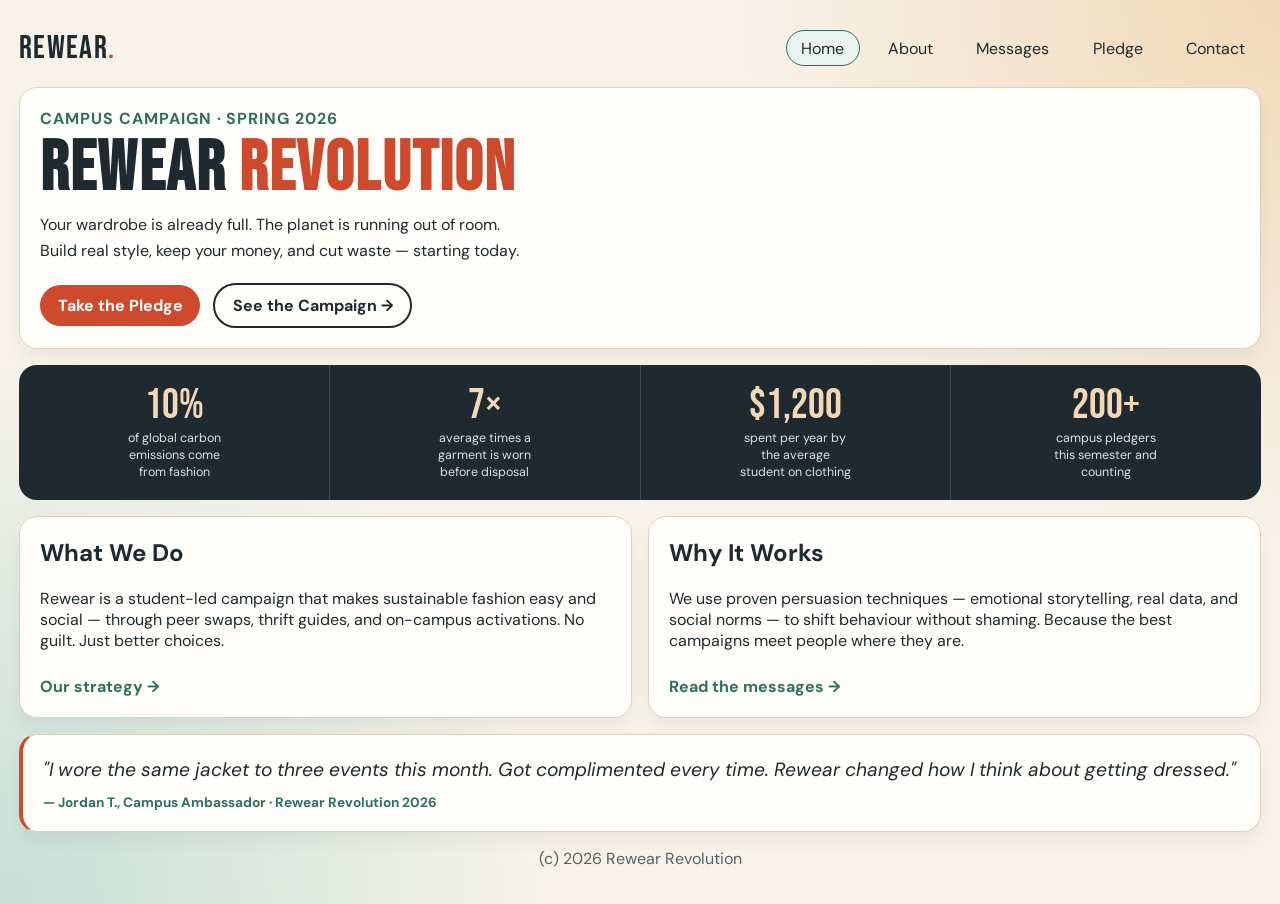
<file: index.html>
<!DOCTYPE html>
<html lang="en">
<head>
  <meta charset="UTF-8" />
  <meta name="viewport" content="width=device-width, initial-scale=1.0" />
  <title>Rewear | Home</title>
  <link rel="preconnect" href="https://fonts.googleapis.com">
  <link rel="preconnect" href="https://fonts.gstatic.com" crossorigin>
  <link href="https://fonts.googleapis.com/css2?family=Bebas+Neue&family=DM+Sans:wght@400;500;700&display=swap" rel="stylesheet">
  <link rel="stylesheet" href="styles.css" />
</head>
<body>
  <div class="page-shell">
    <nav>
      <a class="logo" href="index.html">Rewear<span>.</span></a>
      <div class="links">
        <a class="active" href="index.html">Home</a>
        <a href="about.html">About</a>
        <a href="messages.html">Messages</a>
        <a href="pledge.html">Pledge</a>
        <a href="contact.html">Contact</a>
      </div>
    </nav>

    <header class="hero">
      <p class="eyebrow">Campus Campaign · Spring 2026</p>
      <h1>REWEAR <span>REVOLUTION</span></h1>
      <p class="hero-sub">Your wardrobe is already full. The planet is running out of room. <br>Build real style, keep your money, and cut waste — starting today.</p>
      <div class="hero-actions">
        <a class="cta" href="pledge.html">Take the Pledge</a>
        <a class="cta-ghost" href="messages.html">See the Campaign →</a>
      </div>
    </header>

    <!-- Impact Stats Bar -->
    <section class="stats-bar">
      <div class="stat">
        <span class="stat-num">10%</span>
        <span class="stat-label">of global carbon emissions come from fashion</span>
      </div>
      <div class="stat-divider"></div>
      <div class="stat">
        <span class="stat-num">7×</span>
        <span class="stat-label">average times a garment is worn before disposal</span>
      </div>
      <div class="stat-divider"></div>
      <div class="stat">
        <span class="stat-num">$1,200</span>
        <span class="stat-label">spent per year by the average student on clothing</span>
      </div>
      <div class="stat-divider"></div>
      <div class="stat">
        <span class="stat-num">200+</span>
        <span class="stat-label">campus pledgers this semester and counting</span>
      </div>
    </section>

    <section class="grid two-col">
      <article class="panel">
        <h2>What We Do</h2>
        <p>Rewear is a student-led campaign that makes sustainable fashion easy and social — through peer swaps, thrift guides, and on-campus activations. No guilt. Just better choices.</p>
        <a class="cta-link" href="about.html">Our strategy →</a>
      </article>
      <article class="panel">
        <h2>Why It Works</h2>
        <p>We use proven persuasion techniques — emotional storytelling, real data, and social norms — to shift behaviour without shaming. Because the best campaigns meet people where they are.</p>
        <a class="cta-link" href="messages.html">Read the messages →</a>
      </article>
    </section>

    <!-- Testimonial / Social Proof -->
    <section class="panel quote-panel">
      <p class="quote-text">"I wore the same jacket to three events this month. Got complimented every time. Rewear changed how I think about getting dressed."</p>
      <p class="quote-attr">— Jordan T., Campus Ambassador · Rewear Revolution 2026</p>
    </section>

    <footer>(c) 2026 Rewear Revolution</footer>
  </div>
  <script src="script.js"></script>
</body>
</html>
</file>
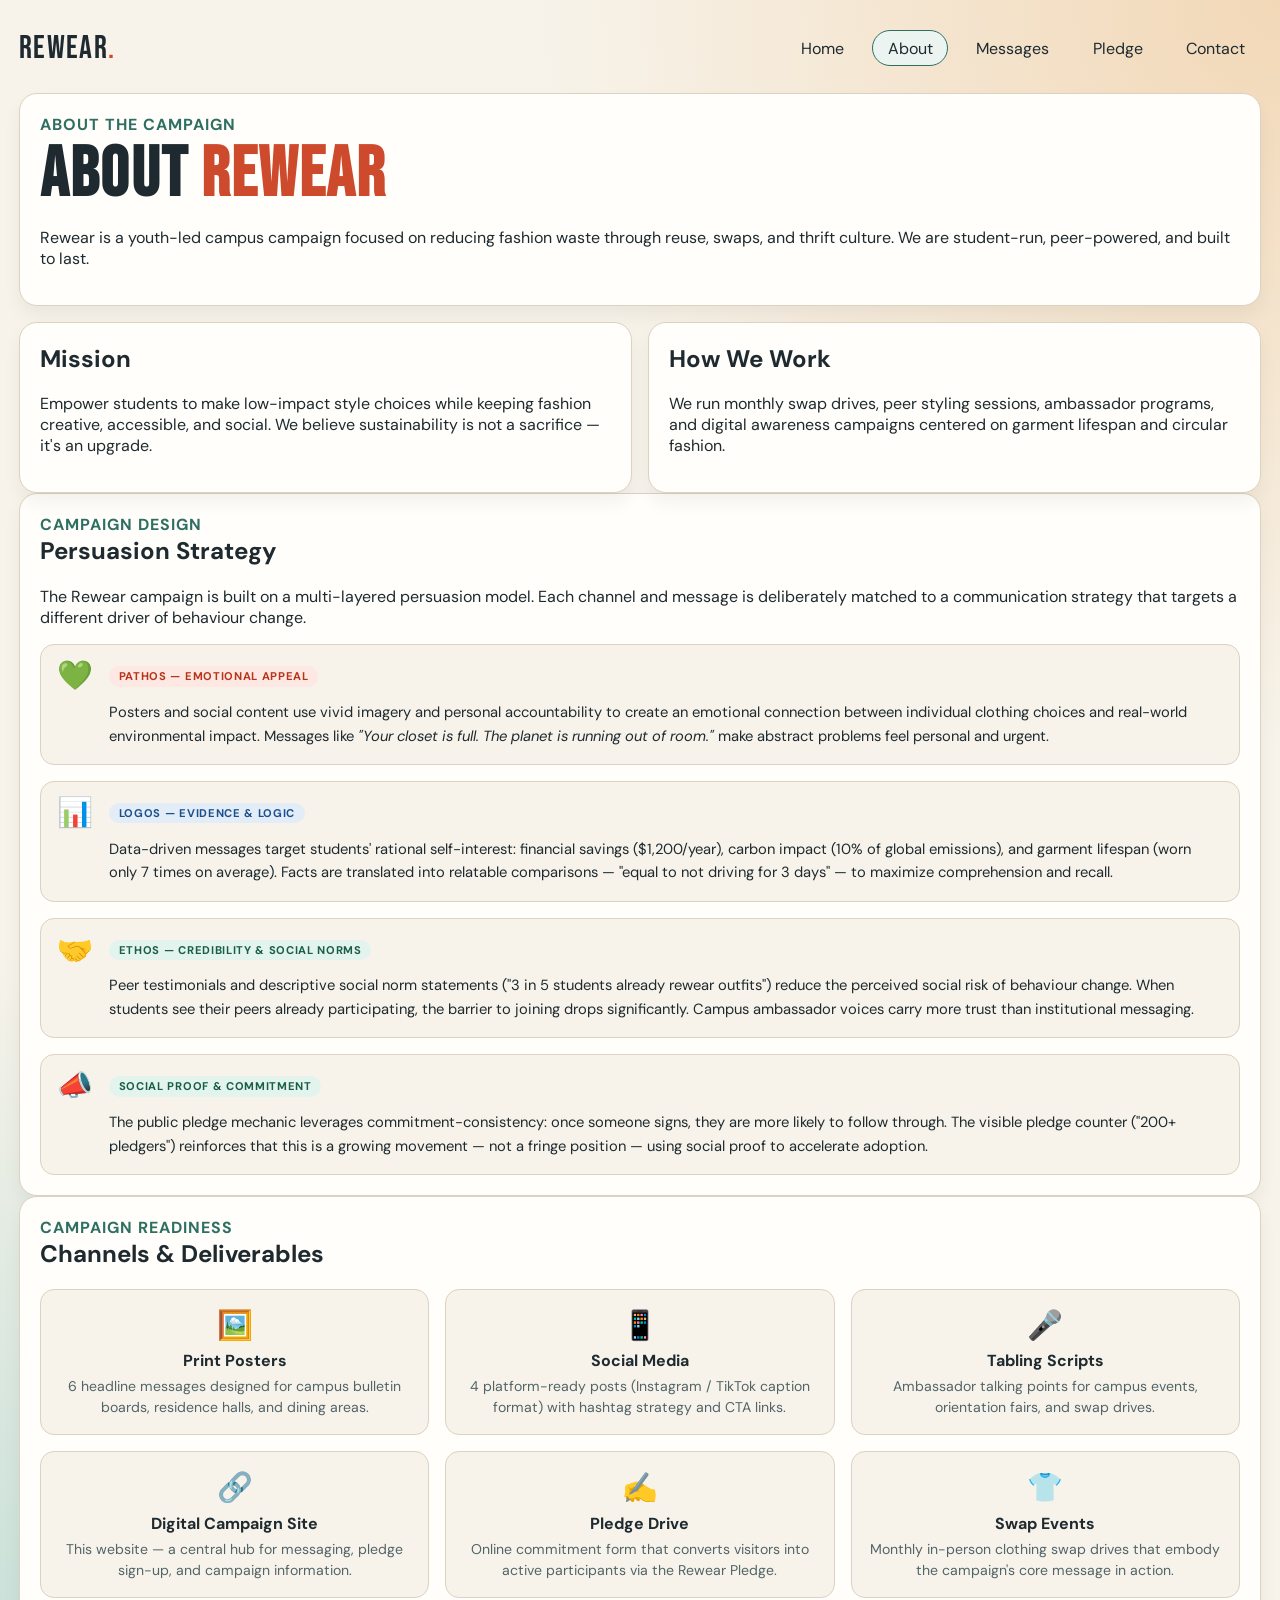
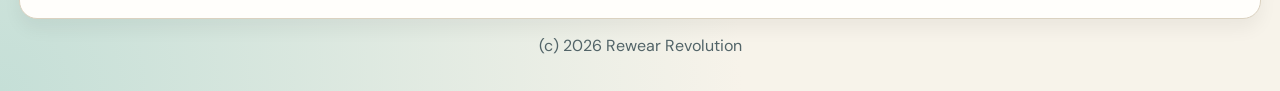
<file: about.html>
<!DOCTYPE html>
<html lang="en">
<head>
  <meta charset="UTF-8" />
  <meta name="viewport" content="width=device-width, initial-scale=1.0" />
  <title>Rewear | About</title>
  <link rel="preconnect" href="https://fonts.googleapis.com">
  <link rel="preconnect" href="https://fonts.gstatic.com" crossorigin>
  <link href="https://fonts.googleapis.com/css2?family=Bebas+Neue&family=DM+Sans:wght@400;500;700&display=swap" rel="stylesheet">
  <link rel="stylesheet" href="styles.css" />
</head>
<body>
  <div class="page-shell">
    <nav>
      <a class="logo" href="index.html">Rewear<span>.</span></a>
      <div class="links">
        <a href="index.html">Home</a>
        <a class="active" href="about.html">About</a>
        <a href="messages.html">Messages</a>
        <a href="pledge.html">Pledge</a>
        <a href="contact.html">Contact</a>
      </div>
    </nav>

    <main>
      <section class="panel">
        <p class="eyebrow">About the Campaign</p>
        <h1>About <span style="color:var(--accent)">Rewear</span></h1>
        <p>Rewear is a youth-led campus campaign focused on reducing fashion waste through reuse, swaps, and thrift culture. We are student-run, peer-powered, and built to last.</p>
      </section>

      <section class="grid two-col">
        <article class="panel">
          <h2>Mission</h2>
          <p>Empower students to make low-impact style choices while keeping fashion creative, accessible, and social. We believe sustainability is not a sacrifice — it's an upgrade.</p>
        </article>
        <article class="panel">
          <h2>How We Work</h2>
          <p>We run monthly swap drives, peer styling sessions, ambassador programs, and digital awareness campaigns centered on garment lifespan and circular fashion.</p>
        </article>
      </section>

      <!-- Persuasion Strategy Section -->
      <section class="panel">
        <p class="eyebrow">Campaign Design</p>
        <h2>Persuasion Strategy</h2>
        <p>The Rewear campaign is built on a multi-layered persuasion model. Each channel and message is deliberately matched to a communication strategy that targets a different driver of behaviour change.</p>

        <div class="strategy-breakdown">

          <div class="strategy-row">
            <div class="strategy-icon">💚</div>
            <div>
              <h3><span class="badge badge-pathos">Pathos — Emotional Appeal</span></h3>
              <p>Posters and social content use vivid imagery and personal accountability to create an emotional connection between individual clothing choices and real-world environmental impact. Messages like <em>"Your closet is full. The planet is running out of room."</em> make abstract problems feel personal and urgent.</p>
            </div>
          </div>

          <div class="strategy-row">
            <div class="strategy-icon">📊</div>
            <div>
              <h3><span class="badge badge-logos">Logos — Evidence &amp; Logic</span></h3>
              <p>Data-driven messages target students' rational self-interest: financial savings ($1,200/year), carbon impact (10% of global emissions), and garment lifespan (worn only 7 times on average). Facts are translated into relatable comparisons — "equal to not driving for 3 days" — to maximize comprehension and recall.</p>
            </div>
          </div>

          <div class="strategy-row">
            <div class="strategy-icon">🤝</div>
            <div>
              <h3><span class="badge badge-ethos">Ethos — Credibility &amp; Social Norms</span></h3>
              <p>Peer testimonials and descriptive social norm statements ("3 in 5 students already rewear outfits") reduce the perceived social risk of behaviour change. When students see their peers already participating, the barrier to joining drops significantly. Campus ambassador voices carry more trust than institutional messaging.</p>
            </div>
          </div>

          <div class="strategy-row">
            <div class="strategy-icon">📣</div>
            <div>
              <h3><span class="badge badge-ethos">Social Proof &amp; Commitment</span></h3>
              <p>The public pledge mechanic leverages commitment-consistency: once someone signs, they are more likely to follow through. The visible pledge counter ("200+ pledgers") reinforces that this is a growing movement — not a fringe position — using social proof to accelerate adoption.</p>
            </div>
          </div>

        </div>
      </section>

      <!-- Campaign Channels -->
      <section class="panel">
        <p class="eyebrow">Campaign Readiness</p>
        <h2>Channels &amp; Deliverables</h2>
        <div class="grid three-col">
          <div class="channel-card">
            <div class="channel-icon">🖼️</div>
            <h3>Print Posters</h3>
            <p>6 headline messages designed for campus bulletin boards, residence halls, and dining areas.</p>
          </div>
          <div class="channel-card">
            <div class="channel-icon">📱</div>
            <h3>Social Media</h3>
            <p>4 platform-ready posts (Instagram / TikTok caption format) with hashtag strategy and CTA links.</p>
          </div>
          <div class="channel-card">
            <div class="channel-icon">🎤</div>
            <h3>Tabling Scripts</h3>
            <p>Ambassador talking points for campus events, orientation fairs, and swap drives.</p>
          </div>
          <div class="channel-card">
            <div class="channel-icon">🔗</div>
            <h3>Digital Campaign Site</h3>
            <p>This website — a central hub for messaging, pledge sign-up, and campaign information.</p>
          </div>
          <div class="channel-card">
            <div class="channel-icon">✍️</div>
            <h3>Pledge Drive</h3>
            <p>Online commitment form that converts visitors into active participants via the Rewear Pledge.</p>
          </div>
          <div class="channel-card">
            <div class="channel-icon">👕</div>
            <h3>Swap Events</h3>
            <p>Monthly in-person clothing swap drives that embody the campaign's core message in action.</p>
          </div>
        </div>
      </section>

    </main>

    <footer>(c) 2026 Rewear Revolution</footer>
  </div>
  <script src="script.js"></script>
</body>
</html>
</file>
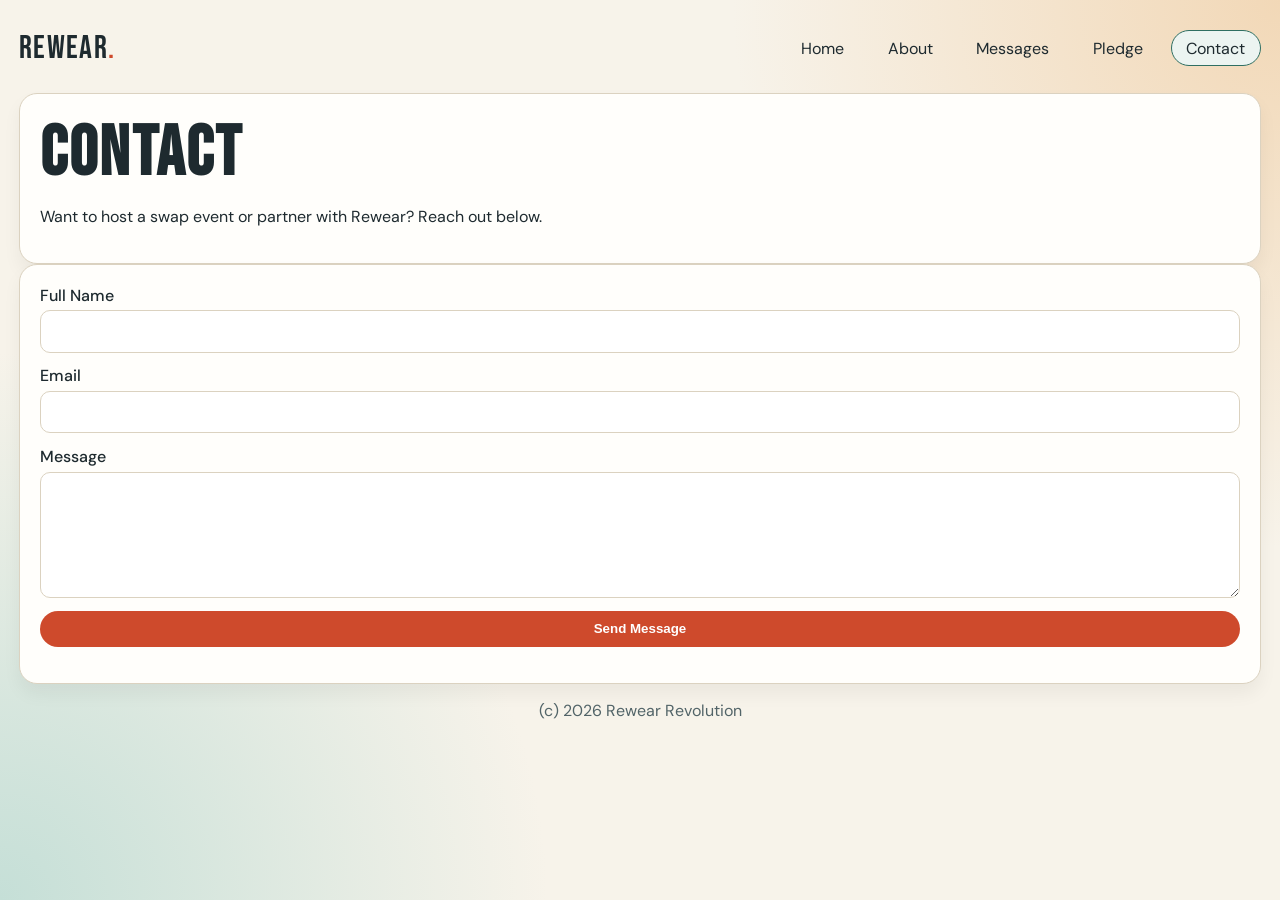
<file: contact.html>
<!DOCTYPE html>
<html lang="en">
<head>
  <meta charset="UTF-8" />
  <meta name="viewport" content="width=device-width, initial-scale=1.0" />
  <title>Rewear | Contact</title>
  <link rel="preconnect" href="https://fonts.googleapis.com">
  <link rel="preconnect" href="https://fonts.gstatic.com" crossorigin>
  <link href="https://fonts.googleapis.com/css2?family=Bebas+Neue&family=DM+Sans:wght@400;500;700&display=swap" rel="stylesheet">
  <link rel="stylesheet" href="styles.css" />
</head>
<body>
  <div class="page-shell">
    <nav>
      <a class="logo" href="index.html">Rewear<span>.</span></a>
      <div class="links">
        <a href="index.html">Home</a>
        <a href="about.html">About</a>
        <a href="messages.html">Messages</a>
        <a href="pledge.html">Pledge</a>
        <a class="active" href="contact.html">Contact</a>
      </div>
    </nav>

    <main>
      <section class="panel">
        <h1>Contact</h1>
        <p>Want to host a swap event or partner with Rewear? Reach out below.</p>
      </section>

      <section class="panel form-wrap">
        <form id="contactForm">
          <label>
            Full Name
            <input type="text" name="name" required />
          </label>
          <label>
            Email
            <input type="email" name="email" required />
          </label>
          <label>
            Message
            <textarea name="message" rows="5" required></textarea>
          </label>
          <button type="submit">Send Message</button>
        </form>
        <p id="contactSuccess" aria-live="polite"></p>
      </section>
    </main>

    <footer>(c) 2026 Rewear Revolution</footer>
  </div>
  <script src="script.js"></script>
</body>
</html>
</file>
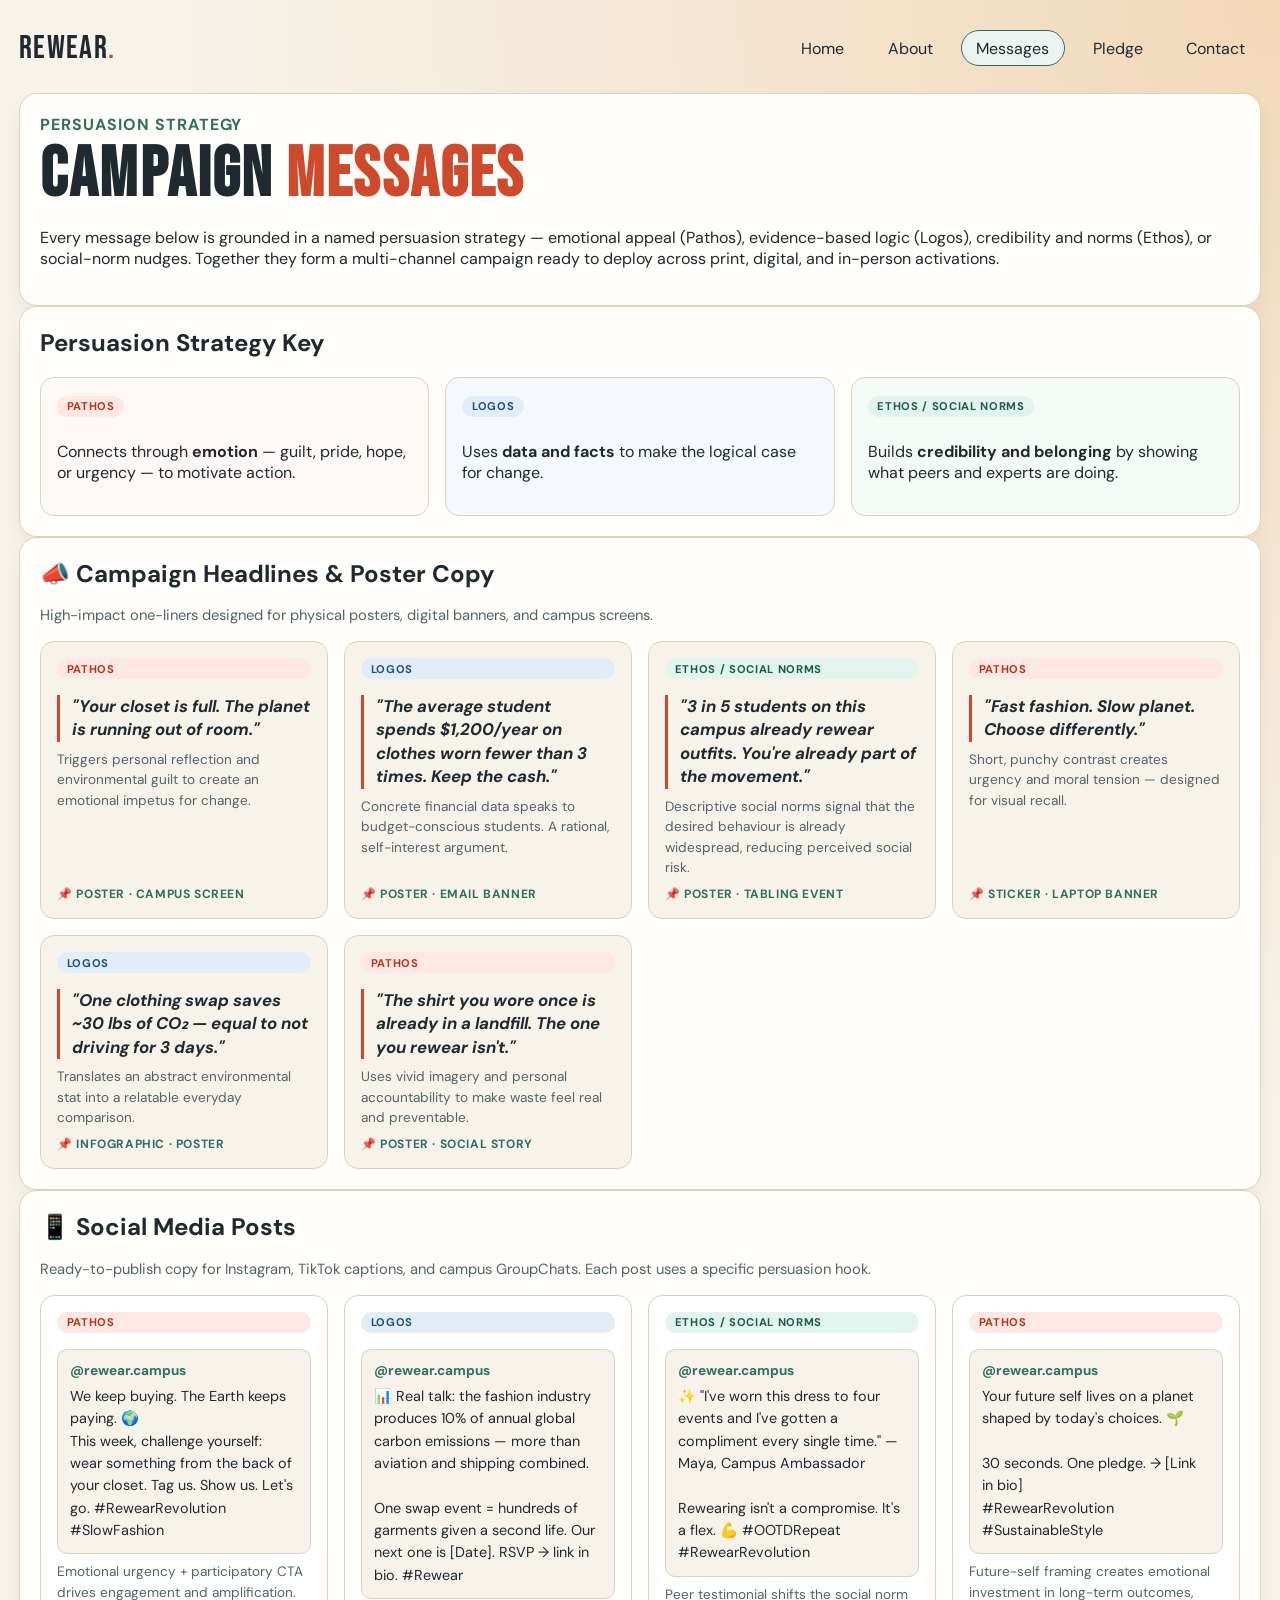
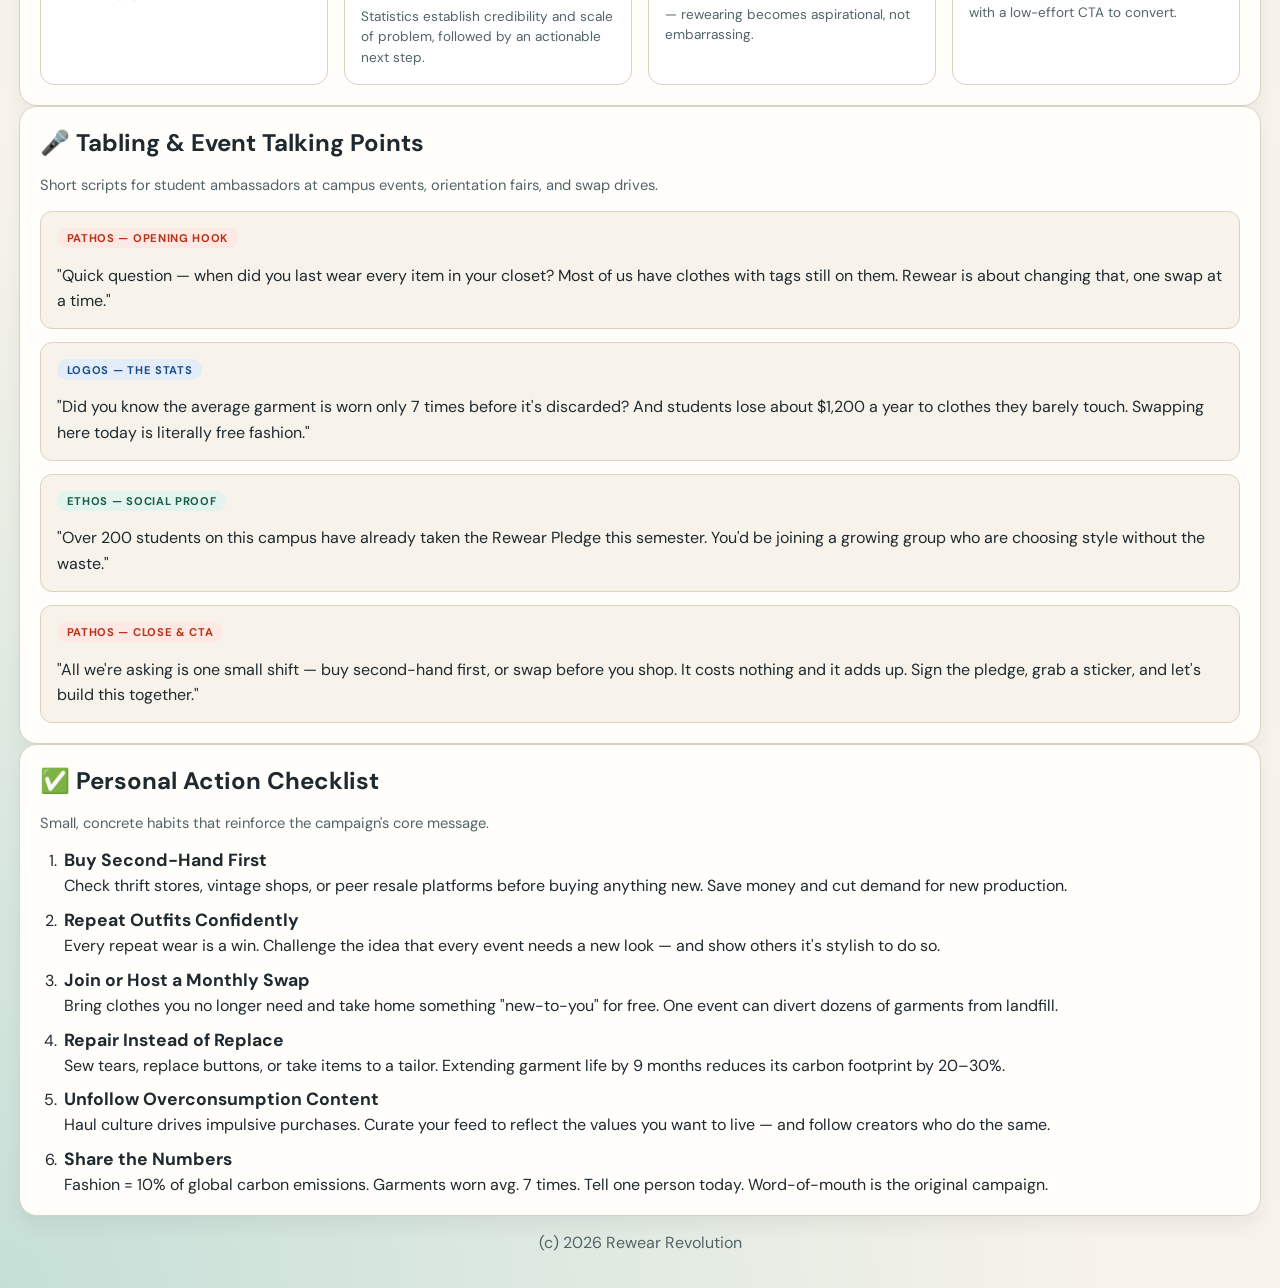
<file: messages.html>
<!DOCTYPE html>
<html lang="en">
<head>
  <meta charset="UTF-8" />
  <meta name="viewport" content="width=device-width, initial-scale=1.0" />
  <title>Rewear | Messages</title>
  <link rel="preconnect" href="https://fonts.googleapis.com">
  <link rel="preconnect" href="https://fonts.gstatic.com" crossorigin>
  <link href="https://fonts.googleapis.com/css2?family=Bebas+Neue&family=DM+Sans:wght@400;500;700&display=swap" rel="stylesheet">
  <link rel="stylesheet" href="styles.css" />
</head>
<body>
  <div class="page-shell">
    <nav>
      <a class="logo" href="index.html">Rewear<span>.</span></a>
      <div class="links">
        <a href="index.html">Home</a>
        <a href="about.html">About</a>
        <a class="active" href="messages.html">Messages</a>
        <a href="pledge.html">Pledge</a>
        <a href="contact.html">Contact</a>
      </div>
    </nav>

    <main>

      <!-- Page Header -->
      <section class="panel">
        <p class="eyebrow">Persuasion Strategy</p>
        <h1>Campaign <span style="color:var(--accent)">Messages</span></h1>
        <p>Every message below is grounded in a named persuasion strategy — emotional appeal (Pathos), evidence-based logic (Logos), credibility and norms (Ethos), or social-norm nudges. Together they form a multi-channel campaign ready to deploy across print, digital, and in-person activations.</p>
      </section>

      <!-- Strategy Key -->
      <section class="panel">
        <h2>Persuasion Strategy Key</h2>
        <div class="grid three-col strategy-key">
          <div class="strategy-card pathos-card">
            <span class="badge badge-pathos">Pathos</span>
            <p>Connects through <strong>emotion</strong> — guilt, pride, hope, or urgency — to motivate action.</p>
          </div>
          <div class="strategy-card logos-card">
            <span class="badge badge-logos">Logos</span>
            <p>Uses <strong>data and facts</strong> to make the logical case for change.</p>
          </div>
          <div class="strategy-card ethos-card">
            <span class="badge badge-ethos">Ethos / Social Norms</span>
            <p>Builds <strong>credibility and belonging</strong> by showing what peers and experts are doing.</p>
          </div>
        </div>
      </section>

      <!-- Channel 1: Campaign Headlines / Posters -->
      <section class="panel">
        <h2>📣 Campaign Headlines &amp; Poster Copy</h2>
        <p class="section-sub">High-impact one-liners designed for physical posters, digital banners, and campus screens.</p>

        <div class="msg-grid">

          <article class="msg-card">
            <span class="badge badge-pathos">Pathos</span>
            <blockquote>"Your closet is full. The planet is running out of room."</blockquote>
            <p class="msg-rationale">Triggers personal reflection and environmental guilt to create an emotional impetus for change.</p>
            <div class="channel-tag">📌 Poster · Campus Screen</div>
          </article>

          <article class="msg-card">
            <span class="badge badge-logos">Logos</span>
            <blockquote>"The average student spends $1,200/year on clothes worn fewer than 3 times. Keep the cash."</blockquote>
            <p class="msg-rationale">Concrete financial data speaks to budget-conscious students. A rational, self-interest argument.</p>
            <div class="channel-tag">📌 Poster · Email Banner</div>
          </article>

          <article class="msg-card">
            <span class="badge badge-ethos">Ethos / Social Norms</span>
            <blockquote>"3 in 5 students on this campus already rewear outfits. You're already part of the movement."</blockquote>
            <p class="msg-rationale">Descriptive social norms signal that the desired behaviour is already widespread, reducing perceived social risk.</p>
            <div class="channel-tag">📌 Poster · Tabling Event</div>
          </article>

          <article class="msg-card">
            <span class="badge badge-pathos">Pathos</span>
            <blockquote>"Fast fashion. Slow planet. Choose differently."</blockquote>
            <p class="msg-rationale">Short, punchy contrast creates urgency and moral tension — designed for visual recall.</p>
            <div class="channel-tag">📌 Sticker · Laptop Banner</div>
          </article>

          <article class="msg-card">
            <span class="badge badge-logos">Logos</span>
            <blockquote>"One clothing swap saves ~30 lbs of CO₂ — equal to not driving for 3 days."</blockquote>
            <p class="msg-rationale">Translates an abstract environmental stat into a relatable everyday comparison.</p>
            <div class="channel-tag">📌 Infographic · Poster</div>
          </article>

          <article class="msg-card">
            <span class="badge badge-pathos">Pathos</span>
            <blockquote>"The shirt you wore once is already in a landfill. The one you rewear isn't."</blockquote>
            <p class="msg-rationale">Uses vivid imagery and personal accountability to make waste feel real and preventable.</p>
            <div class="channel-tag">📌 Poster · Social Story</div>
          </article>

        </div>
      </section>

      <!-- Channel 2: Social Media Posts -->
      <section class="panel">
        <h2>📱 Social Media Posts</h2>
        <p class="section-sub">Ready-to-publish copy for Instagram, TikTok captions, and campus GroupChats. Each post uses a specific persuasion hook.</p>

        <div class="msg-grid">

          <article class="msg-card social-card">
            <span class="badge badge-pathos">Pathos</span>
            <div class="social-mock">
              <div class="social-handle">@rewear.campus</div>
              <p>We keep buying. The Earth keeps paying. 🌍<br>This week, challenge yourself: wear something from the back of your closet. Tag us. Show us. Let's go. #RewearRevolution #SlowFashion</p>
            </div>
            <p class="msg-rationale">Emotional urgency + participatory CTA drives engagement and amplification.</p>
          </article>

          <article class="msg-card social-card">
            <span class="badge badge-logos">Logos</span>
            <div class="social-mock">
              <div class="social-handle">@rewear.campus</div>
              <p>📊 Real talk: the fashion industry produces 10% of annual global carbon emissions — more than aviation and shipping combined.<br><br>One swap event = hundreds of garments given a second life. Our next one is [Date]. RSVP → link in bio. #Rewear</p>
            </div>
            <p class="msg-rationale">Statistics establish credibility and scale of problem, followed by an actionable next step.</p>
          </article>

          <article class="msg-card social-card">
            <span class="badge badge-ethos">Ethos / Social Norms</span>
            <div class="social-mock">
              <div class="social-handle">@rewear.campus</div>
              <p>✨ "I've worn this dress to four events and I've gotten a compliment every single time." — Maya, Campus Ambassador<br><br>Rewearing isn't a compromise. It's a flex. 💪 #OOTDRepeat #RewearRevolution</p>
            </div>
            <p class="msg-rationale">Peer testimonial shifts the social norm — rewearing becomes aspirational, not embarrassing.</p>
          </article>

          <article class="msg-card social-card">
            <span class="badge badge-pathos">Pathos</span>
            <div class="social-mock">
              <div class="social-handle">@rewear.campus</div>
              <p>Your future self lives on a planet shaped by today's choices. 🌱<br><br>30 seconds. One pledge. → [Link in bio]<br>#RewearRevolution #SustainableStyle</p>
            </div>
            <p class="msg-rationale">Future-self framing creates emotional investment in long-term outcomes, with a low-effort CTA to convert.</p>
          </article>

        </div>
      </section>

      <!-- Channel 3: In-Person / Event Scripts -->
      <section class="panel">
        <h2>🎤 Tabling &amp; Event Talking Points</h2>
        <p class="section-sub">Short scripts for student ambassadors at campus events, orientation fairs, and swap drives.</p>

        <div class="talking-points">

          <div class="tp-block">
            <span class="badge badge-pathos">Pathos — Opening Hook</span>
            <p>"Quick question — when did you last wear every item in your closet? Most of us have clothes with tags still on them. Rewear is about changing that, one swap at a time."</p>
          </div>

          <div class="tp-block">
            <span class="badge badge-logos">Logos — The Stats</span>
            <p>"Did you know the average garment is worn only 7 times before it's discarded? And students lose about $1,200 a year to clothes they barely touch. Swapping here today is literally free fashion."</p>
          </div>

          <div class="tp-block">
            <span class="badge badge-ethos">Ethos — Social Proof</span>
            <p>"Over 200 students on this campus have already taken the Rewear Pledge this semester. You'd be joining a growing group who are choosing style without the waste."</p>
          </div>

          <div class="tp-block">
            <span class="badge badge-pathos">Pathos — Close &amp; CTA</span>
            <p>"All we're asking is one small shift — buy second-hand first, or swap before you shop. It costs nothing and it adds up. Sign the pledge, grab a sticker, and let's build this together."</p>
          </div>

        </div>
      </section>

      <!-- Channel 4: Action Items (Retained + Improved) -->
      <section class="panel">
        <h2>✅ Personal Action Checklist</h2>
        <p class="section-sub">Small, concrete habits that reinforce the campaign's core message.</p>
        <ol class="action-list">
          <li>
            <h2>Buy Second-Hand First</h2>
            <p>Check thrift stores, vintage shops, or peer resale platforms before buying anything new. Save money and cut demand for new production.</p>
          </li>
          <li>
            <h2>Repeat Outfits Confidently</h2>
            <p>Every repeat wear is a win. Challenge the idea that every event needs a new look — and show others it's stylish to do so.</p>
          </li>
          <li>
            <h2>Join or Host a Monthly Swap</h2>
            <p>Bring clothes you no longer need and take home something "new-to-you" for free. One event can divert dozens of garments from landfill.</p>
          </li>
          <li>
            <h2>Repair Instead of Replace</h2>
            <p>Sew tears, replace buttons, or take items to a tailor. Extending garment life by 9 months reduces its carbon footprint by 20–30%.</p>
          </li>
          <li>
            <h2>Unfollow Overconsumption Content</h2>
            <p>Haul culture drives impulsive purchases. Curate your feed to reflect the values you want to live — and follow creators who do the same.</p>
          </li>
          <li>
            <h2>Share the Numbers</h2>
            <p>Fashion = 10% of global carbon emissions. Garments worn avg. 7 times. Tell one person today. Word-of-mouth is the original campaign.</p>
          </li>
        </ol>
      </section>

    </main>

    <footer>(c) 2026 Rewear Revolution</footer>
  </div>
  <script src="script.js"></script>
</body>
</html>
</file>
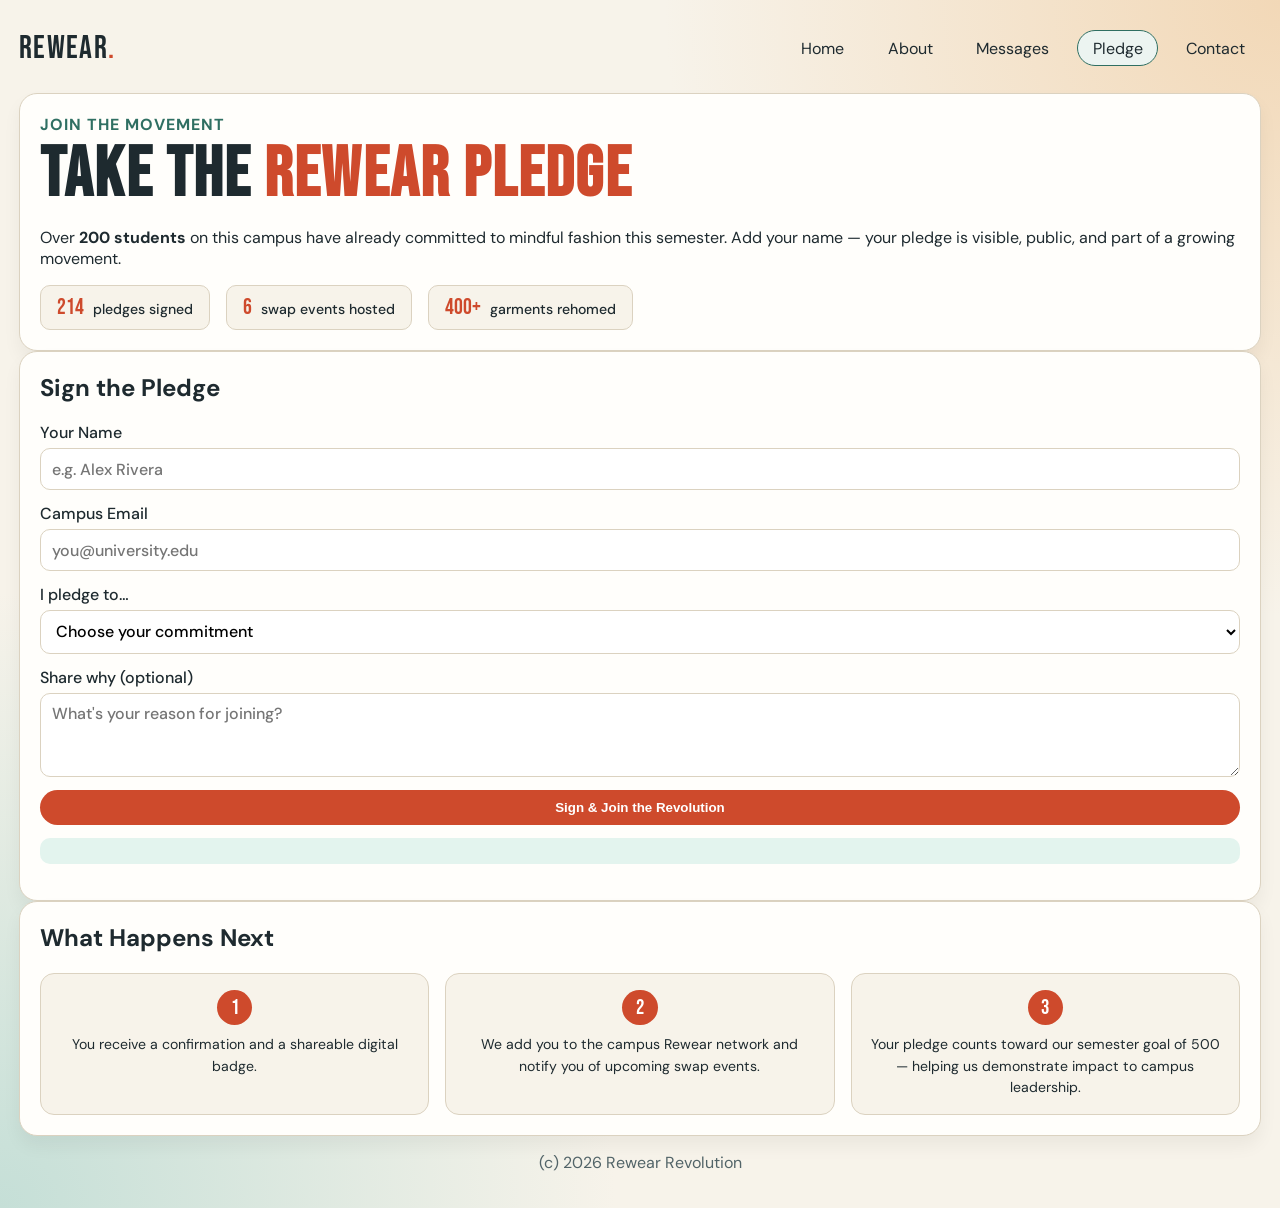
<file: pledge.html>
<!DOCTYPE html>
<html lang="en">
<head>
  <meta charset="UTF-8" />
  <meta name="viewport" content="width=device-width, initial-scale=1.0" />
  <title>Rewear | Pledge</title>
  <link rel="preconnect" href="https://fonts.googleapis.com">
  <link rel="preconnect" href="https://fonts.gstatic.com" crossorigin>
  <link href="https://fonts.googleapis.com/css2?family=Bebas+Neue&family=DM+Sans:wght@400;500;700&display=swap" rel="stylesheet">
  <link rel="stylesheet" href="styles.css" />
</head>
<body>
  <div class="page-shell">
    <nav>
      <a class="logo" href="index.html">Rewear<span>.</span></a>
      <div class="links">
        <a href="index.html">Home</a>
        <a href="about.html">About</a>
        <a href="messages.html">Messages</a>
        <a class="active" href="pledge.html">Pledge</a>
        <a href="contact.html">Contact</a>
      </div>
    </nav>

    <main>
      <section class="panel">
        <p class="eyebrow">Join the Movement</p>
        <h1>Take the <span style="color:var(--accent)">Rewear Pledge</span></h1>
        <p>Over <strong>200 students</strong> on this campus have already committed to mindful fashion this semester. Add your name — your pledge is visible, public, and part of a growing movement.</p>
        <div class="pledge-stats">
          <div class="pledge-stat"><span>214</span> pledges signed</div>
          <div class="pledge-stat"><span>6</span> swap events hosted</div>
          <div class="pledge-stat"><span>400+</span> garments rehomed</div>
        </div>
      </section>

      <section class="panel form-wrap">
        <h2>Sign the Pledge</h2>
        <form id="pledgeForm">
          <label>
            Your Name
            <input type="text" name="name" placeholder="e.g. Alex Rivera" required />
          </label>
          <label>
            Campus Email
            <input type="email" name="email" placeholder="you@university.edu" required />
          </label>
          <label>
            I pledge to…
            <select name="pledge" required>
              <option value="">Choose your commitment</option>
              <option>Buy second-hand before buying new.</option>
              <option>Rewear outfits proudly and publicly.</option>
              <option>Attend or host a monthly clothing swap.</option>
              <option>Repair an item instead of replacing it.</option>
              <option>Share the Rewear message with 5 friends.</option>
            </select>
          </label>
          <label>
            Share why (optional)
            <textarea name="why" rows="3" placeholder="What's your reason for joining?"></textarea>
          </label>
          <button type="submit">Sign &amp; Join the Revolution</button>
        </form>
        <p id="success" aria-live="polite"></p>
      </section>

      <section class="panel">
        <h2>What Happens Next</h2>
        <div class="grid three-col">
          <div class="next-step">
            <div class="step-num">1</div>
            <p>You receive a confirmation and a shareable digital badge.</p>
          </div>
          <div class="next-step">
            <div class="step-num">2</div>
            <p>We add you to the campus Rewear network and notify you of upcoming swap events.</p>
          </div>
          <div class="next-step">
            <div class="step-num">3</div>
            <p>Your pledge counts toward our semester goal of 500 — helping us demonstrate impact to campus leadership.</p>
          </div>
        </div>
      </section>

    </main>

    <footer>(c) 2026 Rewear Revolution</footer>
  </div>
  <script src="script.js"></script>
</body>
</html>
</file>
<file: styles.css>
:root {
  --bg: #f7f3ea;
  --ink: #1e2a2f;
  --accent: #ce4a2c;
  --accent-2: #2f6f62;
  --panel: #fffefb;
  --line: #dbd2c0;
}

* {
  box-sizing: border-box;
}

body {
  margin: 0;
  min-height: 100vh;
  font-family: "DM Sans", sans-serif;
  color: var(--ink);
  background: radial-gradient(circle at top right, #f2d8b7, transparent 35%),
    radial-gradient(circle at left bottom, #c5dfd7, transparent 35%),
    var(--bg);
}

.page-shell {
  width: 100%;
  min-height: 100vh;
  padding: clamp(0.8rem, 1.5vw, 1.5rem);
}

nav {
  display: flex;
  justify-content: space-between;
  align-items: center;
  gap: 1rem;
  flex-wrap: wrap;
  padding: 0.6rem 0;
}

.logo {
  font-family: "Bebas Neue", sans-serif;
  font-size: 2rem;
  color: var(--ink);
  text-decoration: none;
  letter-spacing: 0.04em;
}

.logo span {
  color: var(--accent);
}

.links {
  display: flex;
  gap: 0.8rem;
  flex-wrap: wrap;
}

.links a {
  color: var(--ink);
  text-decoration: none;
  border: 1px solid transparent;
  border-radius: 999px;
  padding: 0.4rem 0.9rem;
  transition: 160ms ease;
}

.links a:hover,
.links a.active {
  border-color: var(--accent-2);
  background: #ecf4f1;
}

.hero,
.panel {
  background: var(--panel);
  border: 1px solid var(--line);
  border-radius: 18px;
  padding: 1.25rem;
  box-shadow: 0 10px 18px rgba(0, 0, 0, 0.05);
}

.hero {
  margin-top: 0.6rem;
}

.eyebrow {
  margin: 0;
  font-weight: 700;
  letter-spacing: 0.06em;
  color: var(--accent-2);
  text-transform: uppercase;
}

h1 {
  margin: 0.3rem 0;
  font-family: "Bebas Neue", sans-serif;
  font-size: clamp(2rem, 8vw, 4.4rem);
  letter-spacing: 0.03em;
  line-height: 1;
}

h1 span {
  color: var(--accent);
}

h2 {
  margin-top: 0;
}

main,
.grid {
  margin-top: 1rem;
}

.grid {
  display: grid;
  gap: 1rem;
}

.two-col {
  grid-template-columns: repeat(2, minmax(0, 1fr));
}

.three-col {
  grid-template-columns: repeat(3, minmax(0, 1fr));
}

.card {
  background: #fff;
  border: 1px dashed var(--accent);
  border-radius: 14px;
  padding: 1rem;
  font-weight: 700;
  min-height: 88px;
  display: flex;
  align-items: center;
}

.cta,
button {
  display: inline-block;
  border: none;
  border-radius: 999px;
  background: var(--accent);
  color: #fff;
  text-decoration: none;
  font-weight: 700;
  padding: 0.65rem 1.1rem;
  cursor: pointer;
}

button:hover,
.cta:hover {
  filter: brightness(1.08);
}

.form-wrap form {
  display: grid;
  gap: 0.8rem;
}

.action-list {
  margin: 0;
  padding-left: 1.3rem;
  display: grid;
  gap: 0.8rem;
}

.action-list li {
  padding-left: 0.2rem;
}

.action-list h2 {
  margin: 0;
  font-size: 1.1rem;
}

.action-list p {
  margin: 0.25rem 0 0;
}

label {
  display: grid;
  gap: 0.3rem;
  font-weight: 500;
}

input,
select,
textarea {
  width: 100%;
  border: 1px solid var(--line);
  border-radius: 10px;
  padding: 0.6rem 0.7rem;
  font: inherit;
  background: #fff;
}

#success,
#contactSuccess {
  margin-top: 0.8rem;
  color: var(--accent-2);
  font-weight: 700;
}

footer {
  text-align: center;
  margin: 1rem 0;
  color: #526468;
}

/* ── Hero enhancements ── */
.hero-sub {
  max-width: 56ch;
  line-height: 1.6;
  margin: 0.5rem 0 1.2rem;
}
.hero-actions {
  display: flex;
  gap: 0.8rem;
  flex-wrap: wrap;
  align-items: center;
}
.cta-ghost {
  color: var(--ink);
  font-weight: 700;
  text-decoration: none;
  padding: 0.65rem 1.1rem;
  border: 2px solid var(--ink);
  border-radius: 999px;
  transition: 160ms ease;
}
.cta-ghost:hover { background: var(--ink); color: #fff; }
.cta-link {
  display: inline-block;
  margin-top: 0.6rem;
  font-weight: 700;
  color: var(--accent-2);
  text-decoration: none;
}
.cta-link:hover { text-decoration: underline; }

/* ── Stats Bar ── */
.stats-bar {
  display: flex;
  flex-wrap: wrap;
  gap: 0;
  background: var(--ink);
  color: #fff;
  border-radius: 18px;
  margin-top: 1rem;
  overflow: hidden;
}
.stat {
  flex: 1;
  min-width: 160px;
  display: flex;
  flex-direction: column;
  align-items: center;
  text-align: center;
  padding: 1.2rem 1rem;
  gap: 0.25rem;
}
.stat-num {
  font-family: "Bebas Neue", sans-serif;
  font-size: clamp(1.8rem, 4vw, 2.6rem);
  color: #f2d8b7;
  line-height: 1;
}
.stat-label {
  font-size: 0.78rem;
  opacity: 0.85;
  line-height: 1.35;
  max-width: 14ch;
}
.stat-divider {
  width: 1px;
  background: rgba(255,255,255,0.15);
  align-self: stretch;
}

/* ── Quote / Testimonial Panel ── */
.quote-panel {
  margin-top: 1rem;
  border-left: 4px solid var(--accent);
  border-radius: 18px;
}
.quote-text {
  font-size: clamp(1rem, 2.2vw, 1.2rem);
  font-style: italic;
  line-height: 1.6;
  margin: 0 0 0.5rem;
}
.quote-attr {
  margin: 0;
  font-weight: 700;
  font-size: 0.85rem;
  color: var(--accent-2);
}

/* ── Strategy badges ── */
.badge {
  display: inline-block;
  font-size: 0.7rem;
  font-weight: 700;
  text-transform: uppercase;
  letter-spacing: 0.06em;
  padding: 0.2rem 0.6rem;
  border-radius: 999px;
  margin-bottom: 0.5rem;
}
.badge-pathos  { background: #fde8e3; color: #b83418; }
.badge-logos   { background: #e3edf8; color: #1d4f8c; }
.badge-ethos   { background: #e3f4ee; color: #1a5e47; }

/* ── Strategy Key (Messages page) ── */
.strategy-key { margin-top: 0.8rem; }
.strategy-card {
  border-radius: 14px;
  padding: 1rem;
  border: 1px solid var(--line);
}
.pathos-card { background: #fff8f7; }
.logos-card  { background: #f5f8fe; }
.ethos-card  { background: #f4fbf7; }

/* ── Message Cards ── */
.section-sub {
  margin: -0.2rem 0 1rem;
  color: #526468;
  font-size: 0.92rem;
}
.msg-grid {
  display: grid;
  grid-template-columns: repeat(auto-fill, minmax(280px, 1fr));
  gap: 1rem;
  margin-top: 1rem;
}
.msg-card {
  background: var(--bg);
  border: 1px solid var(--line);
  border-radius: 14px;
  padding: 1rem;
  display: flex;
  flex-direction: column;
  gap: 0.5rem;
}
.msg-card blockquote {
  margin: 0;
  font-size: 1.05rem;
  font-weight: 700;
  line-height: 1.4;
  font-style: italic;
  color: var(--ink);
  border-left: 3px solid var(--accent);
  padding-left: 0.75rem;
}
.msg-rationale {
  margin: 0;
  font-size: 0.85rem;
  color: #526468;
  line-height: 1.5;
}
.channel-tag {
  margin-top: auto;
  font-size: 0.75rem;
  font-weight: 700;
  color: var(--accent-2);
  text-transform: uppercase;
  letter-spacing: 0.05em;
}

/* ── Social Card mock ── */
.social-card { background: #fff; }
.social-mock {
  background: var(--bg);
  border: 1px solid var(--line);
  border-radius: 10px;
  padding: 0.75rem;
}
.social-handle {
  font-weight: 700;
  font-size: 0.85rem;
  color: var(--accent-2);
  margin-bottom: 0.4rem;
}
.social-mock p { margin: 0; font-size: 0.9rem; line-height: 1.55; }

/* ── Talking Points ── */
.talking-points {
  display: grid;
  gap: 0.8rem;
  margin-top: 1rem;
}
.tp-block {
  background: var(--bg);
  border: 1px solid var(--line);
  border-radius: 12px;
  padding: 0.9rem 1rem;
}
.tp-block p { margin: 0.4rem 0 0; line-height: 1.6; }

/* ── About strategy breakdown ── */
.strategy-breakdown {
  display: grid;
  gap: 1rem;
  margin-top: 1rem;
}
.strategy-row {
  display: flex;
  gap: 1rem;
  align-items: flex-start;
  background: var(--bg);
  border: 1px solid var(--line);
  border-radius: 14px;
  padding: 1rem;
}
.strategy-icon { font-size: 1.8rem; line-height: 1; flex-shrink: 0; }
.strategy-row h3 { margin: 0 0 0.4rem; }
.strategy-row p  { margin: 0; line-height: 1.6; font-size: 0.92rem; }

/* ── Channel cards (about) ── */
.channel-card {
  background: var(--bg);
  border: 1px solid var(--line);
  border-radius: 14px;
  padding: 1rem;
  text-align: center;
}
.channel-icon { font-size: 1.8rem; margin-bottom: 0.4rem; }
.channel-card h3 { margin: 0 0 0.3rem; font-size: 1rem; }
.channel-card p  { margin: 0; font-size: 0.88rem; color: #526468; line-height: 1.5; }

/* ── Pledge page enhancements ── */
.pledge-stats {
  display: flex;
  flex-wrap: wrap;
  gap: 1rem;
  margin-top: 1rem;
}
.pledge-stat {
  background: var(--bg);
  border: 1px solid var(--line);
  border-radius: 10px;
  padding: 0.5rem 1rem;
  font-size: 0.88rem;
  font-weight: 500;
}
.pledge-stat span {
  font-family: "Bebas Neue", sans-serif;
  font-size: 1.4rem;
  color: var(--accent);
  margin-right: 0.3rem;
}
.next-step {
  background: var(--bg);
  border: 1px solid var(--line);
  border-radius: 14px;
  padding: 1rem;
  text-align: center;
}
.step-num {
  width: 2.2rem;
  height: 2.2rem;
  border-radius: 50%;
  background: var(--accent);
  color: #fff;
  font-family: "Bebas Neue", sans-serif;
  font-size: 1.3rem;
  display: flex;
  align-items: center;
  justify-content: center;
  margin: 0 auto 0.6rem;
}
.next-step p { margin: 0; font-size: 0.88rem; line-height: 1.5; }

#success {
  margin-top: 0.8rem;
  color: var(--accent-2);
  font-weight: 700;
  font-size: 1rem;
  line-height: 1.6;
  background: #e3f4ee;
  border-radius: 10px;
  padding: 0.8rem 1rem;
}

@media (max-width: 800px) {
  .two-col,
  .three-col {
    grid-template-columns: 1fr;
  }
  .links { width: 100%; }
  .stats-bar { flex-direction: column; }
  .stat-divider { width: 100%; height: 1px; }
  .strategy-row { flex-direction: column; }
}
</file>
